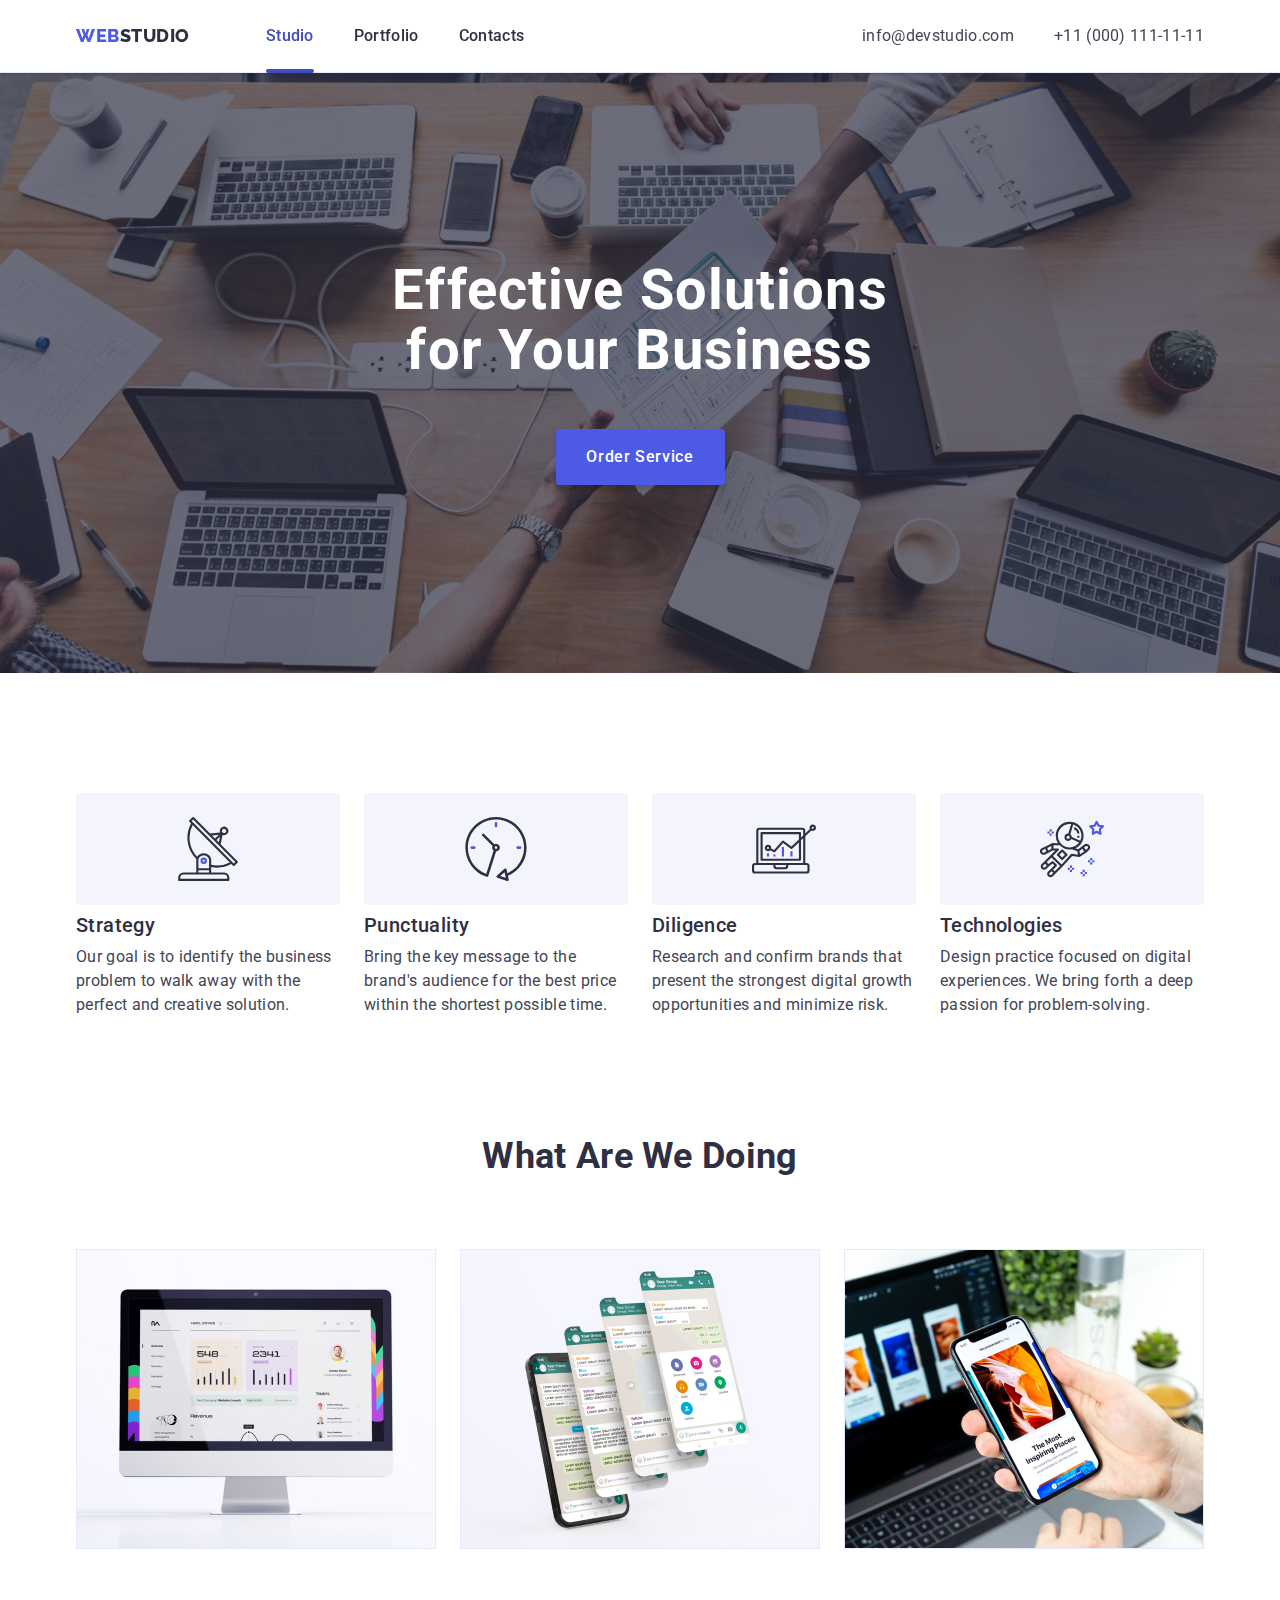
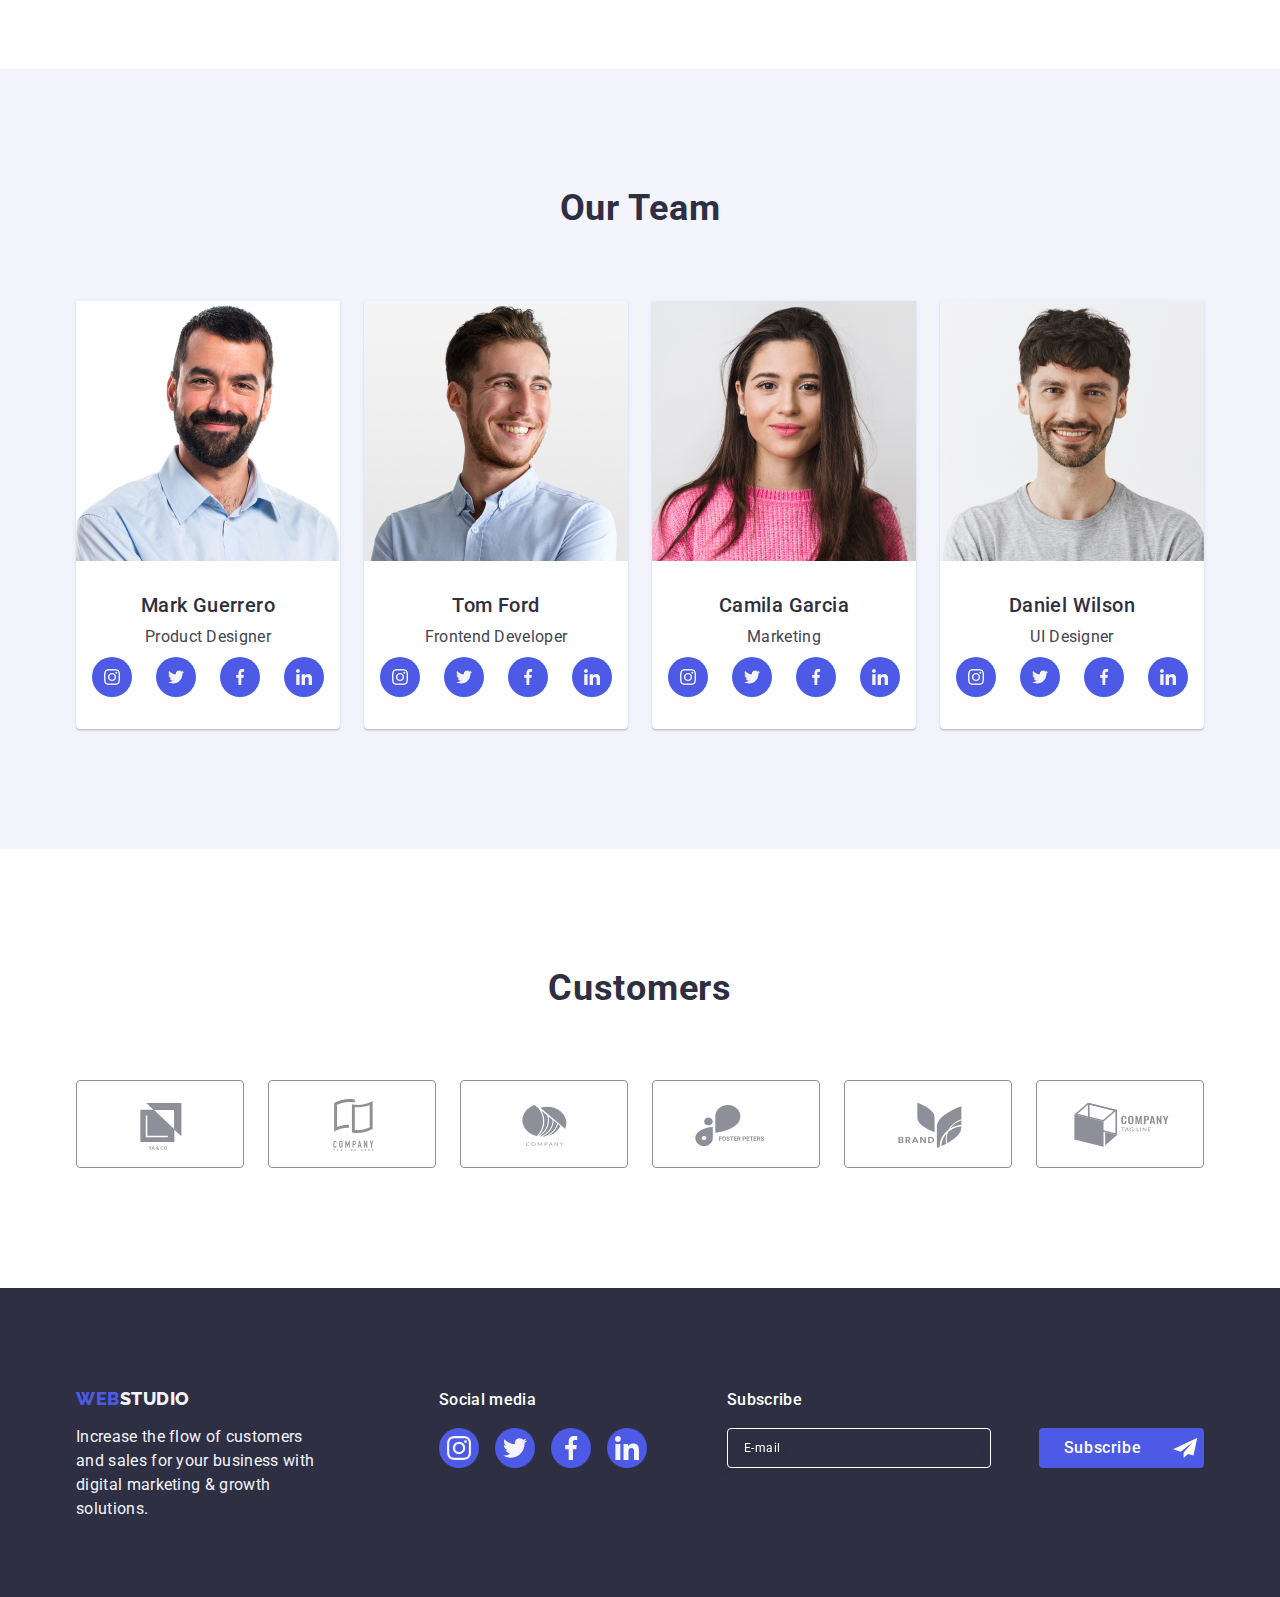
<file: index.html>
<!DOCTYPE html>
<html lang="en">
<head>
    <meta charset="UTF-8">
    <meta http-equiv="X-UA-Compatible" content="IE=edge">
    <meta name="viewport" content="Effective Solutions
    for Your Business">
    <title>WebStudio</title>
    <link rel="preconnect" href="https://fonts.googleapis.com">
<link rel="preconnect" href="https://fonts.gstatic.com" crossorigin>
<link rel="preconnect" href="https://fonts.googleapis.com">
<link rel="preconnect" href="https://fonts.gstatic.com" crossorigin>
<link rel="stylesheet" href="https://fonts.googleapis.com/css2?family=Raleway:wght@800&family=Roboto:wght@400;500;700;900&display=swap"/>
<link rel="stylesheet" href="https://cdnjs.cloudflare.com/ajax/libs/modern-normalize/1.1.0/modern-normalize.min.css"/>
<link rel="stylesheet" href="./css/styles.css"/>
</head>
<body>
    <header class="header">
        <!-- Top Line -->
            <div class="container top-line">
                <nav class="header-nav">
                    <a class="web-logo link" href="./index.html">Web<span class="studio-logo">Studio</span></a>
                    <ul class="nav-list list">
                        <li><a class="nav-link link page" href="./index.html">Studio</a></li>
                        <li><a class="nav-link link " href="./portfolio.html">Portfolio</a></li>
                        <li><a class="nav-link link " href="">Contacts</a></li>
                    </ul>
                </nav>
                <address class="address">
                    <ul class="address-list list">
                    <li class="adr-item"><a class="contacts-link link" href="mailto:info@devstudio.com">info@devstudio.com</a></li>
                    <li class="adr-item"><a class="contacts-link link" href="tel:+110001111111">+11 (000) 111-11-11</a></li>
                    </ul>
                </address>
            </div> 
            
    </header>
    <main>
        <!-- Saction 1 -->
        <section class=" hero hero-image">
            <div class="container">
                <h1 class="hero-title">Effective Solutions for Your Business</h1>
                <button type="button" class="order-btn" data-modal-open>Order Service</button>
            </div>
        </section>
        <!-- Section 2 -->
        <section class="feature">
            <div class="container">
                <h2 class="title-hidden">Our advantages</h2>
                <ul class="list feature-list">
                    <li class="feature-item">
                     <div class="icon">
                            <svg class="feat-icon" width="64" height="64">
                                <use href="./images/icons.svg#icon-antenna">

                                </use>
                            </svg>
                        </div>
                     <h3 class="feat-name">Strategy</h3>
                     <p class="feat-desc">Our goal is to identify the business problem to walk away with the perfect and creative solution.</p>
                    </li>
                    <li class="feature-item">
                     <div class="icon">
                            <svg class="feat-icon" width="64" height="64">
                                <use href="./images/icons.svg#icon-clock">

                                </use>
                            </svg>
                        </div>
                     <h3 class="feat-name">Punctuality</h3>
                     <p class="feat-desc">Bring the key message to the brand's audience for the best price within the shortest possible time.</p>
                    </li>
                    <li class="feature-item">
                     <div class="icon">
                            <svg class="feat-icon" width="64" height="64">
                                <use href="./images/icons.svg#icon-diagram">

                                </use>
                            </svg>
                        </div>
                     <h3 class="feat-name">Diligence</h3>
                     <p class="feat-desc">Research and confirm brands that present the strongest digital growth opportunities and minimize risk.</p>
                    </li>
                    <li class="feature-item">
                     <div class="icon">
                            <svg class="feat-icon" width="64" height="64">
                                <use href="./images/icons.svg#icon-astronaut">

                                </use>
                            </svg>
                        </div>
                     <h3 class="feat-name">Technologies</h3>
                     <p class="feat-desc">Design practice focused on digital experiences. We bring forth a deep passion for problem-solving.</p>
                    </li>
                </ul>
            </div>
        </section>
        <!-- Section 3 -->
        <section class="biz-section">
            <div class="container">
                <h2 class="section-name">What are we doing</h2>
                <ul class="list img-list">
                    <li class="img-item"><img src="./images/Rectangle1.jpg" alt="Picture1" width="360" height="300"></li>
                    <li class="img-item"><img src="./images/Rectangle22.jpg" alt="Picture2" width="360" height="300"></li>
                    <li class="img-item"><img src="./images/Rectangle3.jpg" alt="Picture3" width="360" height="300"></li>
                </ul>
            </div>

        </section>
        <!-- Section 4 -->
        <section class="team">
            <div class="container">
                <h2 class="team-title">Our Team</h2>
                <ul class="list team-list">
                <li class="team-card">
                    <img src="./images/img.jpg" alt="Mark Guerrero" width="264" height="260" class="">
                    <div class="card-content">
                        <h3 class="team-name">Mark Guerrero</h3>
                        <p class="team-job">Product Designer</p>
                        <ul class="list sns-list">
                            <li class="sns-logo">
                                <a class="sns-link" href="">
                                    <svg class="sns-icon" width="16" height="16">
                                    <use href="./images/icons.svg#icon-instagram"></use>
                                    </svg>
                                </a>
                            </li>
                            <li class="sns-logo">
                                <a class="sns-link" href="">
                                    <svg class="sns-icon" width="16" height="16">
                                    <use href="./images/icons.svg#icon-twitter"></use>
                                    </svg>
                                </a>
                            </li>
                            <li class="sns-logo">
                                <a class="sns-link" href="">
                                    <svg class="sns-icon" width="16" height="16">
                                    <use href="./images/icons.svg#icon-facebook"></use>
                                    </svg>
                                </a>
                            </li>
                            <li class="sns-logo">
                                <a class="sns-link" href="">
                                    <svg class="sns-icon" width="16" height="16">
                                    <use href="./images/icons.svg#icon-linkedin"></use>
                                    </svg>
                                </a>
                            </li>
                        </ul>
                    </div>
                </li>
                <li class="team-card">
                    <img src="./images/img1.jpg" alt="Tom Ford" width="264" height="260" class="">
                    <div class="card-content">
                        <h3 class="team-name">Tom Ford</h3>
                        <p class="team-job">Frontend Developer</p>
                        <ul class="list sns-list">
                            <li class="sns-logo">
                                <a class="sns-link" href="">
                                    <svg class="sns-icon" width="16" height="16">
                                    <use href="./images/icons.svg#icon-instagram"></use>
                                    </svg>
                                </a>
                            </li>
                            <li class="sns-logo">
                                <a class="sns-link" href="">
                                    <svg class="sns-icon" width="16" height="16">
                                    <use href="./images/icons.svg#icon-twitter"></use>
                                    </svg>
                                </a>
                            </li>
                            <li class="sns-logo">
                                <a class="sns-link" href="">
                                    <svg class="sns-icon" width="16" height="16">
                                    <use href="./images/icons.svg#icon-facebook"></use>
                                    </svg>
                                </a>
                            </li>
                            <li class="sns-logo">
                                <a class="sns-link" href="">
                                    <svg class="sns-icon" width="16" height="16">
                                    <use href="./images/icons.svg#icon-linkedin"></use>
                                    </svg>
                                </a>
                            </li>
                        </ul>
                    </div>
                </li>
                <li class="team-card">
                    <img src="./images/img2.jpg" alt="Camila Garcia" width="264" height="260" class="">
                    <div class="card-content">
                        <h3 class="team-name">Camila Garcia</h3>
                        <p class="team-job">Marketing</p>
                        <ul class="list sns-list">
                            <li class="sns-logo">
                                <a class="sns-link" href="">
                                    <svg class="sns-icon" width="16" height="16">
                                    <use href="./images/icons.svg#icon-instagram"></use>
                                    </svg>
                                </a>
                            </li>
                            <li class="sns-logo">
                                <a class="sns-link" href="">
                                    <svg class="sns-icon" width="16" height="16">
                                    <use href="./images/icons.svg#icon-twitter"></use>
                                    </svg>
                                </a>
                            </li>
                            <li class="sns-logo">
                                <a class="sns-link" href="">
                                    <svg class="sns-icon" width="16" height="16">
                                    <use href="./images/icons.svg#icon-facebook"></use>
                                    </svg>
                                </a>
                            </li>
                            <li class="sns-logo">
                                <a class="sns-link" href="">
                                    <svg class="sns-icon" width="16" height="16">
                                    <use href="./images/icons.svg#icon-linkedin"></use>
                                    </svg>
                                </a>
                            </li>
                        </ul>
                    </div>
                </li>
                <li class="team-card">
                    <img src="./images/img3.jpg" alt="Daniel Wilson" width="264" height="260" class="">
                    <div class="card-content">
                        <h3 class="team-name">Daniel Wilson</h3>
                        <p class="team-job">UI Designer</p>
                        <ul class="list sns-list">
                            <li class="sns-logo">
                                <a class="sns-link" href="">
                                    <svg class="sns-icon" width="16" height="16">
                                    <use href="./images/icons.svg#icon-instagram"></use>
                                    </svg>
                                </a>
                            </li>
                            <li class="sns-logo">
                                <a class="sns-link" href="">
                                    <svg class="sns-icon" width="16" height="16">
                                    <use href="./images/icons.svg#icon-twitter"></use>
                                    </svg>
                                </a>
                            </li>
                            <li class="sns-logo">
                                <a class="sns-link" href="">
                                    <svg class="sns-icon" width="16" height="16">
                                    <use href="./images/icons.svg#icon-facebook"></use>
                                    </svg>
                                </a>
                            </li>
                            <li class="sns-logo">
                                <a class="sns-link" href="">
                                    <svg class="sns-icon" width="16" height="16">
                                    <use href="./images/icons.svg#icon-linkedin"></use>
                                    </svg>
                                </a>
                            </li>
                        </ul>
                    </div>
                </li>
                </ul>
            </div>
        </section>
        <!-- section 5 -->
        <section class="customers">
            <div class="container">
                <h2 class="customers-title">Customers</h2>
                <ul class="list clients-logo">
                    <li class="client-item">
                        <a class="client-link" href="">
                            <svg class="client-icon" width="104" height="56">
                            <use href="./images/icons.svg#icon-Logo"></use>
                            </svg>
                    </a>
                    </li>
                    <li class="client-item">
                        <a class="client-link" href="">
                            <svg class="client-icon" width="104" height="56">
                            <use href="./images/icons.svg#icon-Logo2"></use>
                            </svg>
                    </a>
                    </li>
                    <li class="client-item">
                        <a class="client-link" href="">
                            <svg class="client-icon" width="104" height="56">
                            <use href="./images/icons.svg#icon-Logo3"></use>
                            </svg>
                    </a>
                    </li>
                    <li class="client-item">
                        <a class="client-link" href="">
                            <svg class="client-icon" width="104" height="56">
                            <use href="./images/icons.svg#icon-Logo4"></use>
                            </svg>
                    </a>
                    </li>
                    <li class="client-item">
                        <a class="client-link" href="">
                            <svg class="client-icon" width="104" height="56">
                            <use href="./images/icons.svg#icon-Logo5"></use>
                            </svg>
                    </a>
                    </li>
                    <li class="client-item">
                        <a class="client-link" href="">
                            <svg class="client-icon" width="104" height="56">
                            <use href="./images/icons.svg#icon-Logo6"></use>
                            </svg>
                    </a>
                    </li>
                </ul>

            </div>


        </section>
    </main>
    <footer class="footer">
        <div class="footer-cont container">
           <div class="logo-cont">
            <a class="footer-logo link" href="./index.html">Web<span class="footer-logo-studio">Studio</span></a>
                <p class="footer-text">Increase the flow of customers and sales for your business
                    with digital marketing & growth solutions.</p>
            </div>
            <div class="media">
                <p class="soc-media">Social media</p>
                <ul class="list sns-footer-list">
                 <li class="sns-footer">
                        <a class="sns-footer-link" href="">
                            <svg class="sns-footer-icon" width="24" height="24">
                        <use href="./images/icons.svg#icon-instagram"></use>
                        </svg>
                        </a>
                 </li>
                 <li class="sns-footer">
                      <a class="sns-footer-link" href="">
                        <svg class="sns-footer-icon" width="24" height="24">
                    <use href="./images/icons.svg#icon-twitter"></use>
                    </svg>
                     </a>
                 </li>
                 <li class="sns-footer">
                     <a class="sns-footer-link" href="">
                    <svg class="sns-footer-icon" width="24" height="24">
                <use href="./images/icons.svg#icon-facebook"></use>
                </svg>
                    </a>
                 </li>
                 <li class="sns-footer">
                     <a class="sns-footer-link" href="">
                        <svg class="sns-footer-icon" width="24" height="24">
                        <use href="./images/icons.svg#icon-linkedin"></use>
                        </svg>
                     </a>
                 </li>
                </ul>
            </div>
            <div class="subscrip">
                <p class="subsc-title">Subscribe</p>
                <form class="email-form">
                    <label class="subsc-label">
                        <input type="email" name="email" placeholder="E-mail" class="email-input"/>
                    </label>
                    <button class="btn-subscr" type="submit">Subscribe 
                     <svg class="send-icon" width="24" height="24"><use href="./images/icons.svg#icon-send"></use></svg>
                    </button>
                </form>
            </div>

        </div>
     </footer>
<!-- Modal window -->
     <div class="backdrop is-hidden" data-modal>
            <div class="modal">
                <button class="close-btn" type="button" data-modal-close>
                    <svg class="close-icon" width="8" height="8">
                        <use href="./images/icons.svg#icon-Vector"></use>
                    </svg>
                </button>
                <p class="modal-title">Leave your contacts and we will call you back</p>
                <form class="modal-form">

                    <div class="modal-field">
                     <label for="user-name" class="label-text">Name</label>
                         <div class="icon-holder"> 
                         <input id="user-name"
                         name="user-name" 
                         type="text" 
                         class="modal-input focus-input"/>
                         <svg class="modal-icon" width="18" height="24">
                         <use href="./images/icons.svg#icon-person"></use>
                         </svg>
                         </div>
                    </div>

                    <div class="modal-field">
                <label for="user-tel" class="label-text">Phone</label>
                     <div class="icon-holder">
                     <input id="user-tel"
                     name="user-tel" 
                     type="tel" 
                     class="modal-input focus-input"/>
                     <svg class="modal-icon" width="18" height="24">
                     <use href="./images/icons.svg#icon-phone"></use>
                     </svg>
                    </div>
                
            </div>
            <div class="modal-field">
                <label for="user-email" class="label-text">Email</label>
                    <div class="icon-holder">
                    <input id="user-email"
                    name="user-email" 
                    type="email" 
                    class="modal-input focus-input"/>
                    <svg class="modal-icon" width="18" height="24">
                    <use href="./images/icons.svg#icon-email"></use>
                    </svg>
                    </div>
                </div>
                <div class="comment-label">

                    <label for="user-comment" class="label-text">Comment</label>
                    <textarea id="user-comment" 
                    placeholder="Text input"
                    name="user-comment"  
                    class="modal-input-comment focus-input" 
                    rows="5">
                    </textarea>
                </div>
            <div class="modal-field checkbox">
                <input id="user-privacy"
                type="checkbox" 
                class="checkbox-input visually-hidden" 
                value="true"
                name="user-privacy"/>
                <label for="user-privacy" class="checkbox-label">
                    <span class="checkbox-holder"> 
                    <svg class="checkbox-icon" width="10" height="8">
                    <use href="./images/icons.svg#icon-access"></use>
                    </svg>
                    </span>
                    I accept the terms and conditions of the 
                    <a class="privacy">Privacy Policy</a> 
                </label>
            </div>
                    <button class="modal-btn" type="submit">Send</button>

                </form>
            </div>
     </div>
    <script src="./js/modal.js"></script>
</body>
</html>
</file>
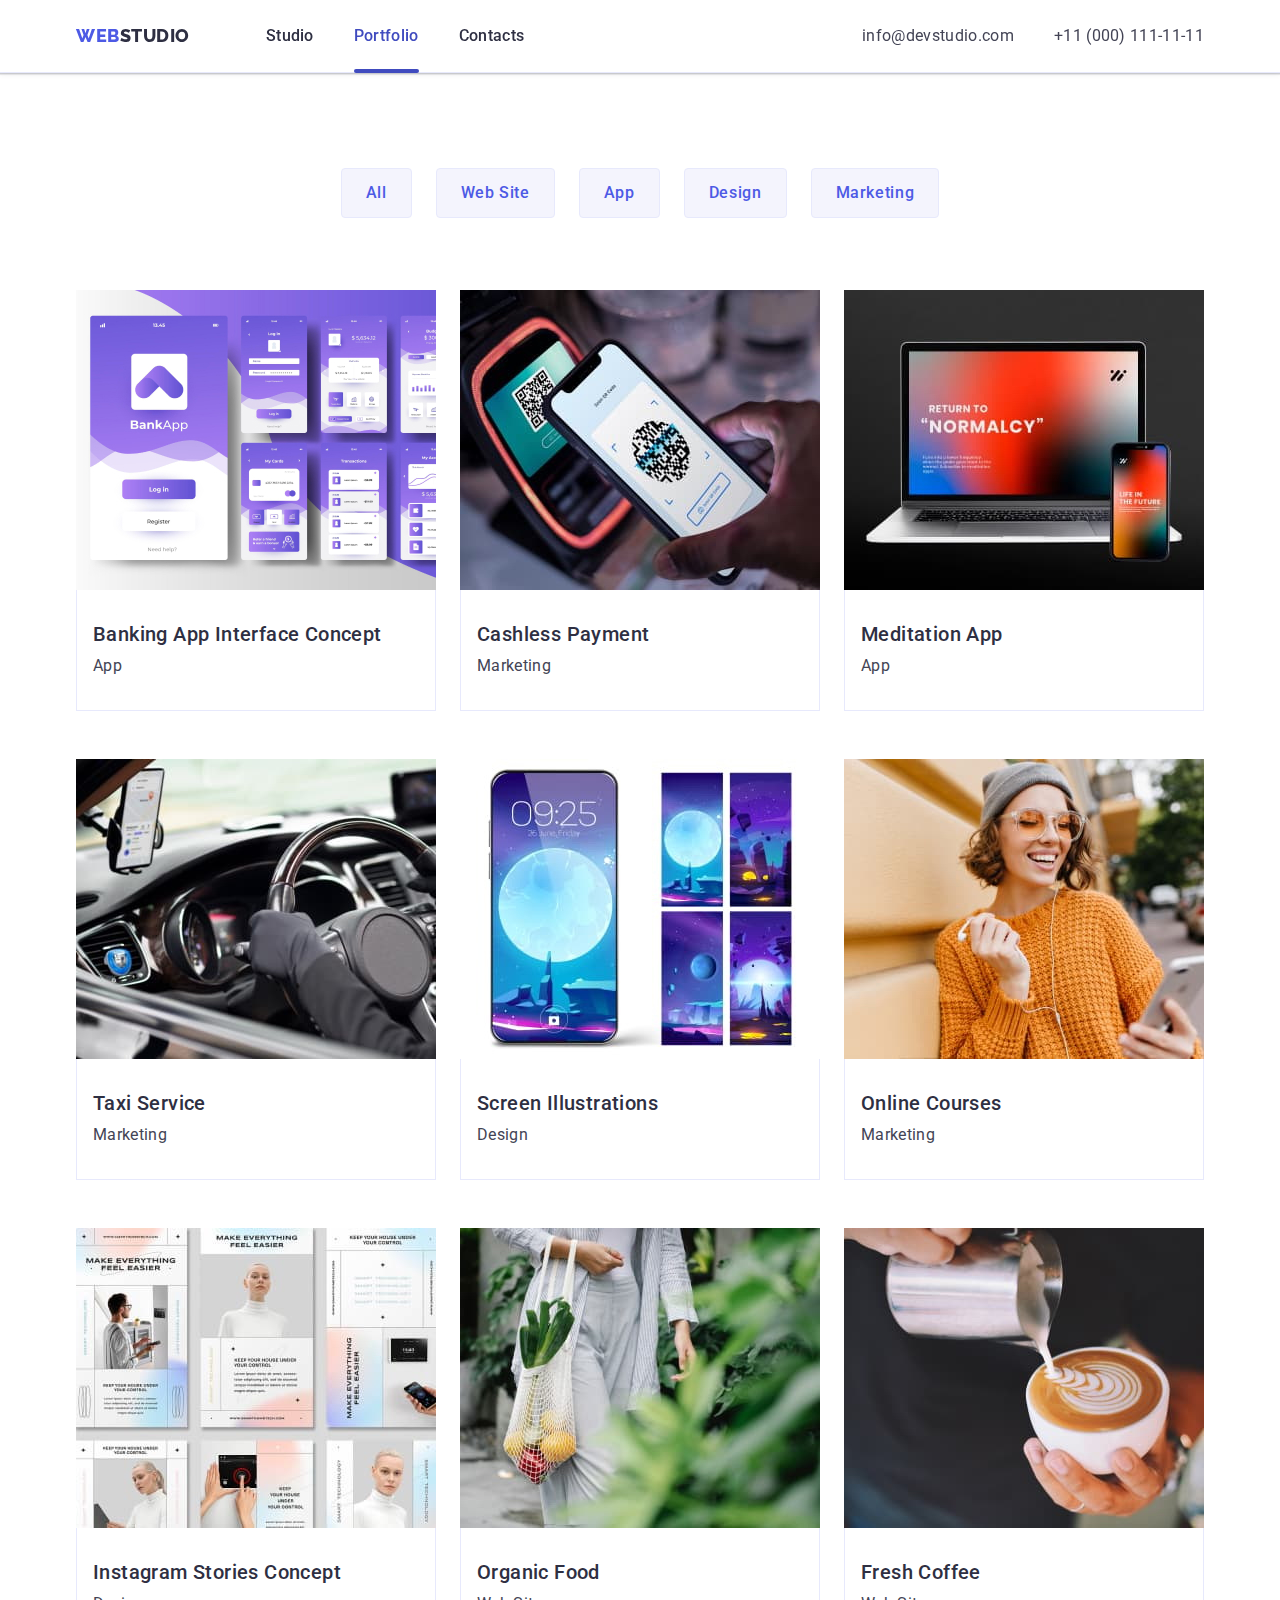
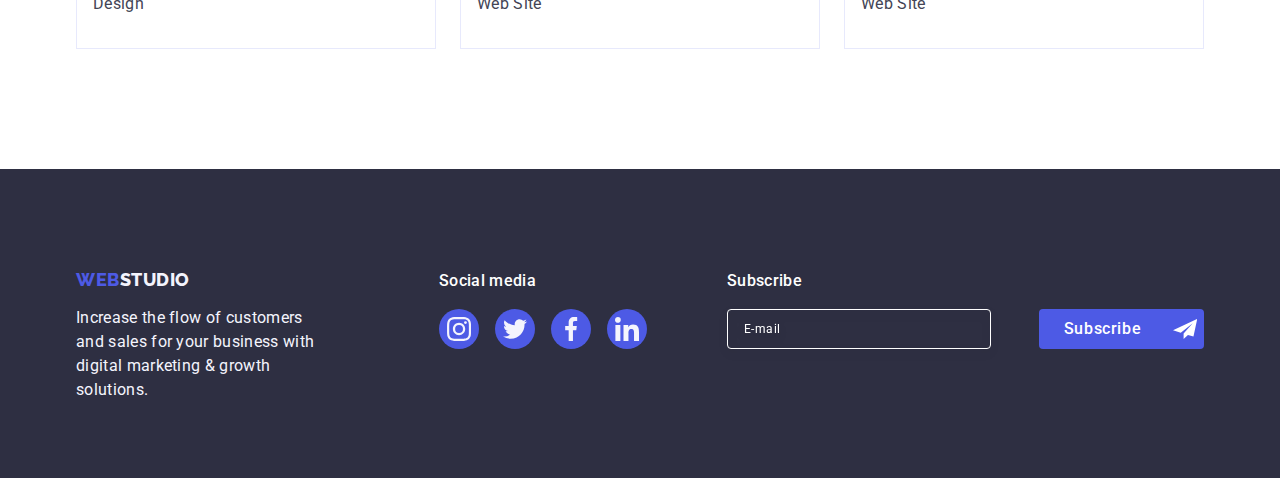
<file: portfolio.html>
<!DOCTYPE html>
<html lang="en">
<head>
    <meta charset="UTF-8">
    <meta http-equiv="X-UA-Compatible" content="IE=edge">
    <meta name="viewport" content="width=device-width, initial-scale=1.0">
    <title>Portfolio</title>
<link rel="preconnect" href="https://fonts.googleapis.com">
<link rel="preconnect" href="https://fonts.gstatic.com" crossorigin>
<link rel="preconnect" href="https://fonts.googleapis.com">
<link rel="preconnect" href="https://fonts.gstatic.com" crossorigin>
<link rel="stylesheet" href="https://fonts.googleapis.com/css2?family=Raleway:wght@800&family=Roboto:wght@400;500;700;900&display=swap">
<link rel="stylesheet" href="https://cdnjs.cloudflare.com/ajax/libs/modern-normalize/1.1.0/modern-normalize.min.css">
<link rel="stylesheet" href="./css/styles.css">
</head>
<body>
    <header class="header">
        <!-- Top Line -->
            <div class="container top-line">
                <nav class="header-nav">
                    <a class="web-logo link" href="./index.html">Web<span class="studio-logo">Studio</span></a>
                    <ul class="nav-list list">
                        <li><a class="nav-link link " href="./index.html">Studio</a></li>
                        <li><a class="nav-link link page" href="./portfolio.html">Portfolio</a></li>
                        <li><a class="nav-link link " href="">Contacts</a></li>
                    </ul>
                </nav>
                <address class="address">
                    <ul class="address-list list">
                    <li class="adr-item"><a class="contacts-link link" href="mailto:info@devstudio.com">info@devstudio.com</a></li>
                    <li class="adr-item"><a class="contacts-link link" href="tel:+110001111111">+11 (000) 111-11-11</a></li>
                    </ul>
                </address>
            </div>
            
    </header>
    <main>
        <!-- Filters -->
       <section class="filters">
       <div class="container">
        <!-- h1 hide in css -->
           <h1 class="title-hidden">Clients</h1>
                <!-- Buttons -->
                 <ul class="list filter-btns-list">
                     <li class="link"><button class="filters-btn" type="button">All</button></li>
                     <li class="link"><button class="filters-btn" type="button">Web Site</button></li>
                     <li class="link"><button class="filters-btn" type="button">App</button></li>
                     <li class="link"><button class="filters-btn" type="button">Design</button></li>
                     <li class="link"><button class="filters-btn" type="button">Marketing</button></li>
                </ul>
           
            <!-- Imagens links -->
           
            <ul class="list project-list">
                    <li class="project-card">
                        <a class="proj-link link" href="">
                            <div class="overlay">
                                <img src="./images/pimg1.jpg" alt="app terminal" width="360" height="300">
                                <p class="overlay-text">14 Stylish and User-Friendly App Design Concepts · 
                                    Task Manager App · Calorie Tracker App · Exotic Fruit Ecommerce App · 
                                    Cloud Storage App
                                </p>
                            </div>
                            <div class="card-desc">
                                <h2 class="project-name">Banking App Interface Concept</h2>
                                <p class="project-desc">App</p>
                            </div>
                        </a>
                    </li>
                    <li class="project-card">
                        <a class="link proj-link" href="">
                            <div class="overlay">
                                <img src="./images/pimg2.jpg" alt="cellphone terminal" width="360" height="300">
                                <p class="overlay-text">14 Stylish and User-Friendly App Design Concepts · Task Manager App · Calorie Tracker App · Exotic Fruit Ecommerce App · Cloud Storage App</p>
                            </div>
                         <div class="card-desc">
                             <h2 class="project-name">Cashless Payment</h2>
                             <p class="project-desc">Marketing</p>
                         </div>
                        </a>
                    </li>
                    <li class="project-card">
                        <a class="link proj-link" href="">
                            <div class="overlay">
                                 <img src="./images/pimg3.jpg" alt="laptop and cellphone" width="360" height="300">
                                 <p class="overlay-text">14 Stylish and User-Friendly App Design Concepts · Task Manager App · Calorie Tracker App · Exotic Fruit Ecommerce App · Cloud Storage App</p>
                            </div>
                            <div class="card-desc">
                                <h2 class="project-name">Meditation App</h2>
                                <p class="project-desc">App</p>
                            </div>
                        </a>
                    </li>
                    <li class="project-card">
                       <a class="link proj-link" href="">
                        <div class="overlay">
                                <img src="./images/pimg4.jpg" alt="car window and cellphone" width="360" height="300">
                                <p class="overlay-text">14 Stylish and User-Friendly App Design Concepts · Task Manager App · Calorie Tracker App · Exotic Fruit Ecommerce App · Cloud Storage App</p>
                            </div>
                            <div class="card-desc">
                                <h2 class="project-name">Taxi Service</h2>
                                <p class="project-desc">Marketing</p>
                            </div>
                        </a>
                     </li>
                    <li class="project-card">
                        <a class="link proj-link" href="">
                            <div class="overlay">
                                <img src="./images/pimg5.jpg" alt="phone wallpapers" width="360" height="300">
                                <p class="overlay-text">14 Stylish and User-Friendly App Design Concepts · Task Manager App · Calorie Tracker App · Exotic Fruit Ecommerce App · Cloud Storage App</p>
                            </div>
                            <div class="card-desc">
                                <h2 class="project-name">Screen Illustrations</h2>
                                <p class="project-desc">Design</p>
                            </div>
                        </a>
                    </li>
                    <li class="project-card">
                        <a class="link proj-link" href="">
                            <div class="overlay">
                                <img src="./images/pimg6.jpg" alt="women with cellphone" width="360" height="300">
                                <p class="overlay-text">14 Stylish and User-Friendly App Design Concepts · Task Manager App · Calorie Tracker App · Exotic Fruit Ecommerce App · Cloud Storage App</p>
                            </div>
                            <div class="card-desc">
                                <h2 class="project-name">Online Courses</h2>
                                <p class="project-desc">Marketing</p>
                            </div>
                        </a>
                    </li>
                    <li class="project-card">
                        <a class="link proj-link" href="">
                            <div class="overlay">
                                <img src="./images/pimg7.jpg" alt="design examples" width="360" height="300">
                                <p class="overlay-text">14 Stylish and User-Friendly App Design Concepts · Task Manager App · Calorie Tracker App · Exotic Fruit Ecommerce App · Cloud Storage App</p>
                            </div>
                            <div class="card-desc">
                                <h2 class="project-name">Instagram Stories Concept</h2>
                                <p class="project-desc">Design</p>
                            </div>
                        </a>
                    </li>
                    <li class="project-card">
                        <a class="link proj-link" href="">
                            <div class="overlay">
                                <img src="./images/pimg8.jpg" alt="organic vegatables" width="360" height="300">
                                <p class="overlay-text">14 Stylish and User-Friendly App Design Concepts · Task Manager App · Calorie Tracker App · Exotic Fruit Ecommerce App · Cloud Storage App</p>
                            </div>
                            <div class="card-desc">
                                <h2 class="project-name">Organic Food</h2>
                                <p class="project-desc">Web Site</p>
                            </div>
                        </a>
                    </li>
                    <li class="project-card">
                        <a class="link proj-link" href="">
                            <div class="overlay">
                                <img src="./images/pimg9.jpg" alt="cup of coffee" width="360" height="300">
                                <p class="overlay-text">14 Stylish and User-Friendly App Design Concepts · Task Manager App · Calorie Tracker App · Exotic Fruit Ecommerce App · Cloud Storage App</p>
                            </div>
                            <div class="card-desc">
                                <h2 class="project-name">Fresh Coffee</h2>
                                <p class="project-desc">Web Site</p>
                            </div>
                        </a>
                    </li>
            </ul>
       </div>
       </section>
    </main>
    <footer class="footer">
        <div class="footer-cont container">
           <div class="logo-cont">
            <a class="footer-logo link" href="./index.html">Web<span class="footer-logo-studio">Studio</span></a>
                <p class="footer-text">Increase the flow of customers and sales for your business
                    with digital marketing & growth solutions.</p>
            </div>
            <div class="media">
                <p class="soc-media">Social media</p>
                <ul class="list sns-footer-list">
                 <li class="sns-footer">
                        <a class="sns-footer-link" href="">
                            <svg class="sns-footer-icon" width="24" height="24">
                        <use href="./images/icons.svg#icon-instagram"></use>
                        </svg>
                        </a>
                 </li>
                 <li class="sns-footer">
                      <a class="sns-footer-link" href="">
                        <svg class="sns-footer-icon" width="24" height="24">
                    <use href="./images/icons.svg#icon-twitter"></use>
                    </svg>
                     </a>
                 </li>
                 <li class="sns-footer">
                     <a class="sns-footer-link" href="">
                    <svg class="sns-footer-icon" width="24" height="24">
                <use href="./images/icons.svg#icon-facebook"></use>
                </svg>
                    </a>
                 </li>
                 <li class="sns-footer">
                     <a class="sns-footer-link" href="">
                        <svg class="sns-footer-icon" width="24" height="24">
                        <use href="./images/icons.svg#icon-linkedin"></use>
                        </svg>
                     </a>
                 </li>
                </ul>
            </div>
            <div class="subscrip">
                <p class="subsc-title">Subscribe</p>
                <form class="email-form">
                    <label class="subsc-label">
                        <input type="email" name="email" placeholder="E-mail" class="email-input"/>
                    </label>
                    <button class="btn-subscr" type="submit">Subscribe 
                        <svg class="send-icon" width="24" height="24"><use href="./images/icons.svg#icon-send"></use></svg>
                    </button>
                </form>
            </div>

        </div>
     </footer>
    
</body>
</html>
</file>
<file: css/styles.css>
html {
    box-sizing: border-box;
}

:root {--brand-color: #2e2f42;
    --text-color: #434455;
    --background-color: #E5E5E5;
    --nav-color: #404BBF;
    --background-color-gray: #F4F4FD;
    --footer-text-color: #F4F4FD;
    --logo-web-color: #4D5AE5;
    --background-white:#FFFFFF;
    --icon-color: #8e8f99;
    --sns-icon:#F4F4FD;
    --green:#31D0AA;
}
h1,h2,h3,h4,h5.h6,p {
    margin: 0;
    padding: 0;
}
/* h1 h2 hiden */
.title-hidden {position: absolute;
    width: 1px;
    height: 1px;
    margin: -1px;
    border: 0;
    padding: 0;
    white-space: nowrap;
    clip-path: inset(100%);
    clip: rect(0 0 0 0);
    overflow: hidden;
}
img {
    display: block;
}
button {
    cursor: pointer;
   
}
li {
    display: list-item;
}
.container {
    width: 1158px;
    margin: 0 auto;
    padding: 0 15px;
}
body {background:var(--background-white);
    color:var(--text-color);
    font-family: 'Roboto', sans-serif;
    font-style: normal;
    letter-spacing: 0.02em;
}
.list {list-style: none;
    padding: 0;
    margin: 0;

}
.link {text-decoration: none;
}
/* Header */

.header {
    border-bottom: 1px solid #E7E9FC;
    box-shadow: 
    0px 2px 1px rgba(46, 47, 66, 0.08), 
    0px 1px 1px rgba(46, 47, 66, 0.16), 
    0px 1px 6px rgba(46, 47, 66, 0.08);
    position: fixed; 
    top: 0;
    width: 100%;
    z-index: 1;
    background-color:var(--background-white);
}

.top-line {
    display: flex;
    align-items: center;
}

.header-nav {
    display: flex;
    align-items: center;
    margin-right: auto;
}

.web-logo {
    text-transform: uppercase;
    color:var(--logo-web-color);
    font-family: 'Raleway',sans-serif;
    font-weight: 800;
    font-size: 18px;
    text-decoration: none;
    line-height:1.17;
    letter-spacing: 0.03em;

    margin-right: 76px;
    display: inline-block;
}

.studio-logo {
    color:var(--brand-color);
}

.nav-list {
    display: flex;
    gap: 40px
}

.nav-link {color: var(--brand-color);
    font-weight: 500;
    font-size: 16px;
    text-decoration: none;
    line-height: 1.5;

    display: block;
    padding-top: 24px;
    padding-bottom: 24px;

    transition: color 250ms cubic-bezier(0.4, 0, 0.2, 1);
}

.nav-link:hover {color:var(--nav-color);
}
.nav-link:focus {color:var(--nav-color);
}

.page {
    position: relative;
    color: #404BBF;
}
.page::after {
    position: absolute;
    content: '';
    bottom: -1px;
    left: 0;
    width: 100%;
    height: 4px;
    border-radius: 2px;
    background-color: var(--nav-color);
} 


.address{
    font-style: normal;
    
}

.address-list {
    display: flex;
    gap: 40px;
    align-items: center;
    margin-right: auto;

}

.contacts-link {
    color: var(--text-color);
    font-size: 16px;
    line-height: 1.5;

    transition: color 250ms cubic-bezier(0.4, 0, 0.2, 1);
}

.contacts-link:active {
    color: var(--text-color);
    font-size: 16px;
    line-height: 1.5;
    letter-spacing: 0.02em;
}
.contacts-link:hover {color:var(--nav-color); 
}
.contacts-link:focus {color:var(--nav-color); 
}

/* Saction 1 */
.hero {
    background:var(--brand-color) ;
    padding-top: 188px;
    padding-bottom: 188px;
    text-align: center;
    margin-top: 73px;

}
.hero-image {
    max-width: 1440px;
    margin-left: auto;
    margin-right: auto;
    background-image: linear-gradient(rgba(46, 47, 66, 0.7),
    rgba(46, 47, 66, 0.7)), url(../images/hero/office.jpg);
    background-repeat: no-repeat;
    background-position: center;
    background-size: cover;


}
.hero-title {
    color: var(--background-white);
    text-align: center;
    font-weight: 700;
    font-size: 56px;
    line-height: 1.07;
    letter-spacing: 0.02em;

    max-width: 496px;
    margin: 0 auto 48px;
    margin-left: auto;
    margin-right: auto;

}

.order-btn {background:var(--logo-web-color);
 color:var(--background-white);
 font-family: "Roboto", sans-serif;
 font-weight: 500;
 font-size: 16px;
 line-height: 1.5;
 letter-spacing: 0.04em;
 border-radius: 4px;
 
 display:block;
 min-width: 169px;
 height: 56px;
 border: none;
 box-shadow: 0px 4px 4px rgba(0, 0, 0, 0.15);
 margin-left: auto;
 margin-right: auto;

 transition: background-color 250ms cubic-bezier(0.4, 0, 0.2, 1);
 
}
.order-btn:hover{background-color:var(--nav-color);
}
.order-btn:focus {background-color:var(--nav-color);}

/* Modal Window */

.backdrop {
    position: fixed;
    top: 0;
    left: 0;
    width: 100%;
    height: 100%;
    background-color: rgba(46, 47, 66, 0.4);
    transition: opacity 250ms cubic-bezier(0.4, 0, 0.2, 1), 
    visibility 250ms cubic-bezier(0.4, 0, 0.2, 1);
}
.backdrop.is-hidden {
    opacity: 0;
    pointer-events: none;
    visibility: hidden;
}

.modal {
    position: absolute;
    top: 50%;
    left: 50%;
    transform: translate(-50%, -50%) scale(1);
    min-width: 408px;
    min-height: 576px;
    background: #fcfcfc;
    box-shadow: 
    0px 1px 1px rgba(0, 0, 0, 0.14), 
    0px 1px 3px rgba(0, 0, 0, 0.12), 
    0px 2px 1px rgba(0, 0, 0, 0.2);
    border-radius: 4px;
    z-index: 2;
    transition: transform 250ms cubic-bezier(0.4, 0, 0.2, 1);
    padding: 72px 24px 24px 24px;
}

.close-btn {
    position: absolute;
    display: flex;
    top: 24px;
    right: 24px;
    width: 24px;
    height: 24px;
    border-radius: 50%;
    padding: 0;
    align-items: center;
    justify-content: center;
    border: 1px solid rgba(0, 0, 0, 0.1);
    cursor: pointer;
    background-color: #e7e9fc;
    transition: background-color 250ms 
    cubic-bezier(0.4, 0, 0.2, 1), 
    border 250ms cubic-bezier(0.4, 0, 0.2, 1);
}
 .close-icon {
    display: inline-block;

    transition: fill 250ms cubic-bezier(0.4, 0, 0.2, 1);
}
 
.close-btn:hover {
    background: var(--nav-color);
    border: none;
    fill: #ffffff;

}
.close-btn:focus {
    background: var(--nav-color);
    border: none;
    fill: #ffffff;
}

.modal-title{
    text-align: center;
    margin-top: 0;
    margin-bottom: 16px;
    font-weight: 500;
    font-size: 16px;
    line-height: 1.5;
    letter-spacing: 0.02em;
    color: var(--brand-color);
}

.modal-field{
    display: flex;
    flex-direction: column;
    width: 360px;
    margin-bottom: 8px;
}

.label-text{
    margin-bottom: 4px;
    text-transform: capitalize;
    font-weight: 400;
    font-size: 12px;
    line-height: 1.17;
    letter-spacing: 0.04em;
    color:var(--icon-color)
}
.modal-icon{
    position: absolute;
    top: 50%;
    left: 16px;
    transform: translateY(-50%);
    fill: var(--brand-color);
    transition: fill 250ms cubic-bezier(0.4, 0, 0.2, 1);
}
.icon-holder {
    position: relative;
}
.modal-input {
    width: 360px;
    height: 40px;
    padding: 11px 38px;
    border: 1px solid rgba(46, 47, 66, 0.4);
    border-radius: 4px;
    background-color: transparent;
    outline: transparent;
    transition: border-color 250ms cubic-bezier(0.4, 0, 0.2, 1);
}
.comment-label{
    display: flex;
    flex-direction: column;
    width: 360px;
    margin-bottom: 16px;
    margin-top: 8px;
}
.modal-input-comment{
    resize: none;
    width: 360px;
    padding: 8px 16px;
    height: 120px;
    border: 1px solid rgba(46, 47, 66, 0.4);
    border-radius: 4px;

    font-size: 12px;
    line-height: 1.17;
    letter-spacing: 0.04em;
    color: rgba(46, 47, 66, 0.4);
    background-color: transparent;
    outline: transparent;
    transition: border-color 250ms cubic-bezier(0.4, 0, 0.2, 1)
}

.modal-input-comment::placeholder {
    font-family: 'Roboto';
font-style: normal;
font-weight: 400;
font-size: 12px;
line-height: 14px;
letter-spacing: 0.04em;
color:rgba(46, 47, 66, 0.4);
}

.focus-input:focus{
    outline: none;
    border: 1px solid;
    color: var(--logo-web-color);
}
.modal-input:focus ~ .modal-icon {
    fill: var(--logo-web-color)
}

.checkbox-input:checked + .checkbox-label span {
    border: none;
    fill:var(--background-color-gray);
    background-color:var(--nav-color);
}
.checkbox {
    margin-bottom: 24px;
}
.checkbox-label {
    font-family: 'Roboto';
    font-style: normal;
    font-weight: 400;
    font-size: 12px;
    line-height: 14px;
    letter-spacing: 0.04em;
    line-height: 1.17;
    color: var(--icon-color);
}
.privacy {
    color:var(--logo-web-color);
    cursor: pointer;
    text-decoration: underline;
}
.checkbox-input{
    position: absolute;
    width: 1px;
    height: 1px;
    margin: -1px;
    border: 0;
    padding: 0;
    white-space: nowrap;
    clip-path: inset(100%);
    clip: rect(0 0 0 0);
    overflow: hidden;
}

.checkbox-holder {
    margin-right: 8px;
    width: 16px;
    height: 16px;
    border: 1px solid rgba(46, 47, 66, 0.4);
    border-radius: 2px;
    display: inline-flex;
    align-items: center;
    justify-content: center; 
    fill: transparent;
    transition: background-color 250ms cubic-bezier(0.4, 0, 0.2, 1), 
    border 250ms cubic-bezier(0.4, 0, 0.2, 1), 
    fill 250ms cubic-bezier(0.4, 0, 0.2, 1);
}

.modal-btn{
    display: block;
    min-width: 169px;
    height: 56px;   
    border:none;
    background: #4D5AE5;
    box-shadow: 0px 4px 4px rgba(0, 0, 0, 0.15);
    border-radius: 4px;
    color: var(--background-white); 
    margin-left: auto;
    margin-right: auto;

    font-family: "Roboto", sans-serif;
    font-style: normal;
    font-weight: 500;
    font-size: 16px;
    line-height: 24px;  
    text-align: center;
    letter-spacing: 0.04em;

    transition: background-color 250ms cubic-bezier(0.4, 0, 0.2, 1);
}

.modal-btn:hover {
    background: var(--nav-color);
    border: none;
}

.modal-btn:focus {
    background: var(--nav-color);
    border: none;
}


/* Section 2 */
.feature {
    padding: 120px 0;
}

.feature-list{
    display: flex;
    gap: 24px;
    padding: 0;
    margin: auto;
}

.feature-item {
    width: calc((100% - 72px) / 4)
}

.icon{
    display: flex;
    align-items: center;
    justify-content: center;
    margin-bottom: 8px;
    height: 112px;
    background:var(--background-color-gray);
    border-radius: 4px;
    

}
.feat-name { 
    color:var(--brand-color);
    font-weight: 500;
    font-size: 20px;
    line-height: 1.2;
    letter-spacing: 0.02em;
    margin-bottom: 8px;
    margin-top: 8px;
}
.feat-desc {color:var(--text-color);
    font-size: 16px;
    line-height: 1.5;
    letter-spacing: 0.02em;
}

/* Saction 3 */
.biz-section{
    padding-bottom: 120px;
}
.section-name {color:var(--brand-color);
    font-weight: 700;
    font-size: 36px;
    line-height: 1.11;
    text-align: center;
    text-transform: capitalize;
    margin-bottom: 72px;
    margin-top: 0;
}

.img-list {
    display: flex;
    gap: 24px;
}

/* Saction 4 */
.team { 
    background: var(--background-color-gray);
    padding: 120px 0;
}
.team-title {
    color: var(--brand-color);
    font-weight: 700;
    font-size: 36px;
    line-height: 1.11;
    letter-spacing: 0.02em;
    text-transform: capitalize;
    text-align: center;

    margin-top: 0;
    margin-bottom: 72px;

}

.team-list{
    display: flex;
    gap:24px;

}

.team-card{
    background-color:var(--background-white);
    box-shadow: 
    0px 1px 6px rgba(46, 47, 66, 0.08),
    0px 1px 1px rgba(46, 47, 66, 0.16), 
    0px 2px 1px rgba(46, 47, 66, 0.08);
    border-radius: 0px 0px 4px 4px;
    width: calc((100% - 72px) / 4);


}

.card-content {
    padding: 32px 0px;
    
}
.team-name {color:var(--brand-color);
    font-weight: 500;
    font-size: 20px;
    line-height: 1.2;
    letter-spacing: 0.02em;
    text-align: center;
    margin-bottom: 8px;
}
.team-job {color:var(--text-color);
    font-size: 16px;
    line-height: 1.5;
    text-align: center;
    margin-bottom: 8px;
}

.sns-list {
    display: flex;
    gap:24px;
    justify-content: center; 
}

.sns-logo {
    width: 40px;
    height: 40px;
}
.sns-link {
    width: 100%;
    height: 100%;
    background-color: var(--logo-web-color);
    border-radius: 50%;
    display: flex;
    align-items: center;
    justify-content: center;

    transition: background-color 250ms cubic-bezier(0.4, 0, 0.2, 1);

}

.sns-link:hover{
    background-color:var(--nav-color)
}
.sns-link:focus{
    background-color:var(--nav-color)
}

.sns-icon {
    fill: var(--sns-icon);

}

/* saction 5 */
.customers {
    padding-bottom: 120px;
    padding-top: 120px;
}
.customers-title{
    margin-top: 0;
    margin-bottom: 72px;
    font-style: normal;
    font-weight: 700;
    font-size: 36px;
    line-height: 1.1;
    text-align: center;
    letter-spacing: 0.02em;
    text-transform: capitalize;
    color: var(--brand-color);
}
.clients-logo {
    display: flex;
    gap: 24px;
}
.client-item {
    width: calc((100% - 120px) / 6);
    height: 88px;
}
.client-link {
    width: 100%;
    height: 100%;
    border: 1px solid var(--icon-color);
    border-radius: 4px;
    display: flex;
    align-items: center;
    justify-content: center;
    color: var(--icon-color);

    transition: border-color 250ms 
    cubic-bezier(0.4, 0, 0.2, 1), 
    color 250ms 
    cubic-bezier(0.4, 0, 0.2, 1);
}

.client-link:hover{
    border-color: var(--nav-color); 
    color: var(--nav-color); 
}
.client-link:focus{
    border-color: var(--nav-color); 
    color: var(--nav-color); 
}

.client-icon {
    fill: currentColor;
}




/* Footer */
.footer {
    background:var(--brand-color);
    padding: 100px 0;
}
.footer-logo-studio {
    color:var(--footer-text-color);
    font-family: 'Raleway',sans-serif;
    font-weight: 800;
    font-size: 18px;
    text-decoration: none;
    text-transform: uppercase;
    line-height:1.17;
    letter-spacing: 0.03em
    
}

.footer-logo {
    text-transform: uppercase;
    color:var(--logo-web-color);
    font-family: 'Raleway',sans-serif;
    font-weight: 800;
    font-size: 18px;
    text-decoration: none;
    line-height:1.17;
    letter-spacing: 0.03em;

    display: inline-block;
    margin-bottom: 16px;
}
.footer-text {color:var(--footer-text-color);
    font-size: 16px;
    line-height: 1.5;

    max-width: 264px;
    height: 72px;
    margin: 0;
}
.footer-cont {
    display: flex;
    align-items: baseline;
}
.logo-cont {
    margin-right: 120px;
}
.media {
    width: 208px;
    height: 80px;
    margin-right: 80px;

}
.soc-media {
    font-style: normal;
    font-weight: 500;
    font-size: 16px;
    line-height: 24px;
    letter-spacing: 0.02em;
    color: var(--background-white);
    margin-bottom: 16px;
}

.sns-footer-list{
    display: flex;
    gap: 16px;
}
.sns-footer{
    width: 40px;
    height: 40px;
}

.sns-footer-link{
    width: 100%;
    height: 100%;
    background-color: var(--logo-web-color);
    border-radius: 50%;
    display: flex;
    align-items: center;
    justify-content: center;

    transition: background-color 250ms cubic-bezier(0.4, 0, 0.2, 1);

}
.sns-footer-link:hover {
    background-color:var(--green)

}
.sns-footer-link:focus{
    background-color:var(--green)

}

.sns-footer-icon{
    fill: var(--sns-icon);
}

.subsc-title {
    margin: 0 0 16px 0;
    font-weight: 500;
    font-size: 16px;
    line-height: 1.5;
    letter-spacing: 0.02em;
    color: #FFFFFF;
}
.email-form{
    display: flex;
    gap: 24px;
}
.subsc-label{
    display: inline-flex;
    flex-wrap: nowrap;
    margin-right: 24px;
}
.email-input{
    border: 1px solid #FFFFFF;
    border-radius: 4px;
    width: 264px;
    height: 40px;
    padding-left: 16px;
    background-color: var(--brand-color);
    filter: drop-shadow(rgba(0, 0, 0, 0.15) 0px 4px 4px);
    color: #FFFFFF;
    background-color: transparent;
    font-size: 12px;
    line-height: 1.5;
    letter-spacing: 0.04em;
}
.btn-subscr{
    border: none;
    min-width: 165px;
    height: 40px;
    padding-left: 24px;

    font-weight: 500;
    font-size: 16px;
    line-height: 1.5;
    letter-spacing: 0.04em;

    display: flex;
    align-items: center;
    text-align: center;
    justify-content: center;

    
    color:var(--background-white);
    gap: 16px;
    background:var(--logo-web-color);
    border-radius: 4px;
    transition: background-color 250ms cubic-bezier(0.4, 0, 0.2, 1);
}

.btn-subscr:focus {
    background-color: var(--nav-color);
}
.btn-subscr:hover {
    background-color: var(--nav-color);
}
.email-input::placeholder {
    font-weight: 400;
        font-size: 12px;
        line-height: 24px;
        letter-spacing: 0.04em;
        color: #FFFFFF;
}
.email-input:not(:placeholder-shown):required:valid {
    color: #FFFFFF;
}
.send-icon {
    margin-left: 16px;

}


/* Portfolio page */

.filters {
    padding: 96px 0 120px;
    margin-top: 72px;
}
.filter-btns-list {
    display: flex;
    justify-content: center;
    gap:24px;
    margin-bottom: 72px
    

}
.filter-item {
    

}
.filters-btn {
    font-family: "Roboto", sans-serif;
    font-weight: 500;
    font-size: 16px;
    line-height: 1.5;
    letter-spacing: 0.04em;
    color: var(--logo-web-color);
    background-color:var(--background-color-gray); 
    border: 1px solid #E7E9FC;
    border-radius: 4px;

    padding: 12px 24px;

    transition: color 250ms cubic-bezier(0.4, 0, 0.2, 1),
            background-color 250ms cubic-bezier(0.4, 0, 0.2, 1),
            border-color 250ms cubic-bezier(0.4, 0, 0.2, 1),
            box-shadow 250ms cubic-bezier(0.4, 0, 0.2, 1);
    
}
.filters-btn:hover {color:var(--background-white) ;
    background-color:var(--nav-color);
    border: 1px solid transparent;
    box-shadow: 0px 3px 1px rgba(0, 0, 0, 0.1), 
    0px 2px 1px rgba(0, 0, 0, 0.08), 
    0px 2px 2px rgba(0, 0, 0, 0.12);
}
.filters-btn:focus {color:var(--background-white);
    background-color: var(--nav-color);
    border: 1px solid transparent;
    box-shadow: 0px 3px 1px rgba(0, 0, 0, 0.1), 
    0px 2px 1px rgba(0, 0, 0, 0.08), 
    0px 2px 2px rgba(0, 0, 0, 0.12);
}

.project-list{
    display: flex;
    flex-wrap: wrap;
    column-gap: 24px;
    row-gap: 48px;
}

.project-card {
    width: calc((100% - 48px) / 3)
}

.proj-link{
    display: block;

    transition: box-shadow 250ms cubic-bezier(0.4, 0, 0.2, 1);
}


.overlay {
    position: relative;
    overflow: hidden;
}

.overlay-text {
    position: absolute;
    top: 0;
    left: 0;
    width: 100%;
    height: 100%;
    overflow: auto; 
    background-color: var(--logo-web-color);
    color:var(--footer-text-color);
    padding: 40px 32px;
    margin: 0;
    font-size: 16px;
    line-height: 1.5;
    letter-spacing: 0.02em;

    transform:translate(0, 100%);
    transition: transform 250ms cubic-bezier(0.4, 0, 0.2, 1);

}

.overlay:hover .overlay-text,
.overlay:focus .overlay-text {
    box-shadow: 0px 1px 6px rgba(46, 47, 66, 0.08),
     0px 1px 1px rgba(46, 47, 66, 0.16), 
     0px 2px 1px rgba(46, 47, 66, 0.08);
     transform:translateY(0%);
}

.proj-link:hover,
.proj-link:focus {
    box-shadow: 
    0px 1px 6px rgba(46, 47, 66, 0.08), 
    0px 1px 1px rgba(46, 47, 66, 0.16), 
    0px 2px 1px rgba(46, 47, 66, 0.08);
    }

.proj-link:hover .overlay-text,
.proj-link:focus .overlay-text {
    box-shadow: 0px 1px 6px rgba(46, 47, 66, 0.08),
     0px 1px 1px rgba(46, 47, 66, 0.16), 
     0px 2px 1px rgba(46, 47, 66, 0.08);
     transform:translateY(0%);
}


.card-desc {
    padding: 32px 16px;
    border: 1px solid #e7e9fc;
    border-top: none;
}

.project-name {font-weight: 500;
    font-size: 20px;
    line-height: 1.2;
    letter-spacing: 0.02em;
    color:var(--brand-color);

    margin-bottom: 8px;
}
.project-desc {color:var(--text-color);
    font-size: 16px;
    line-height: 1.5;
    letter-spacing: 0.02em;

}
</file>
